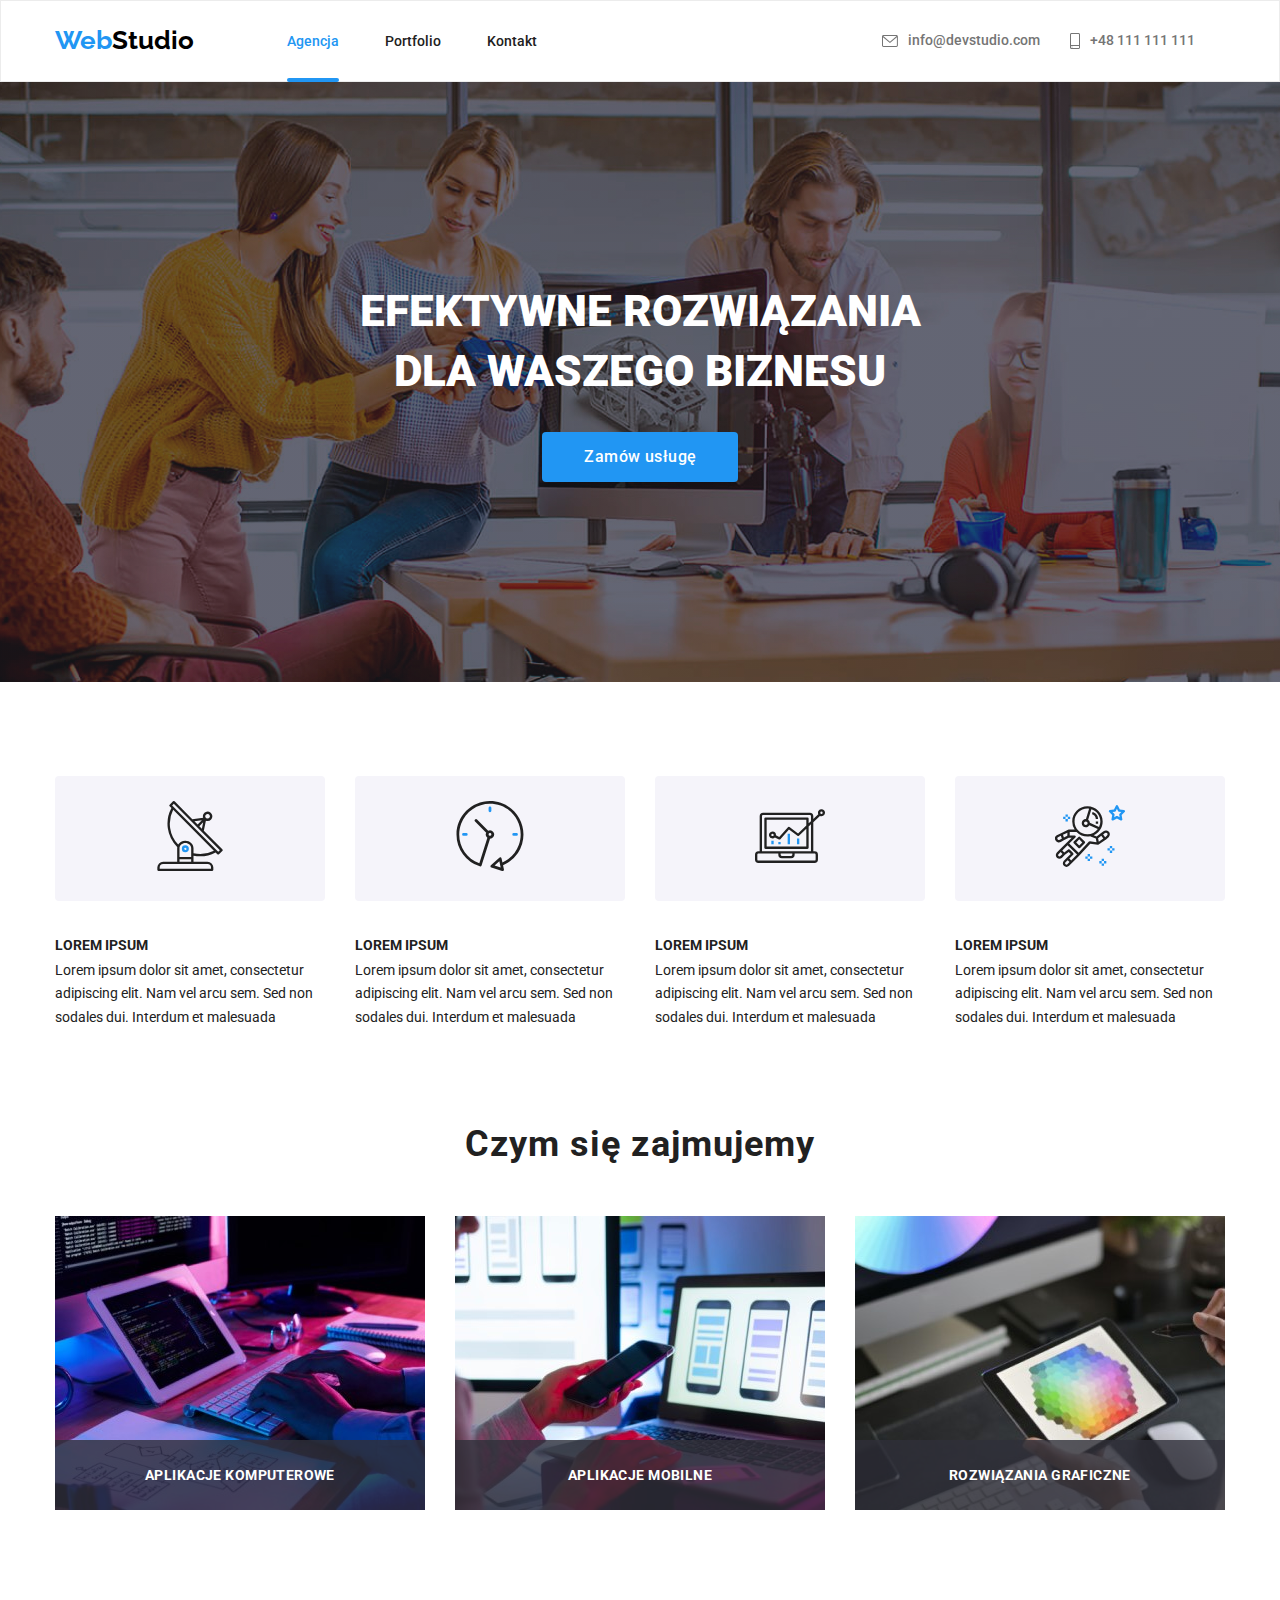
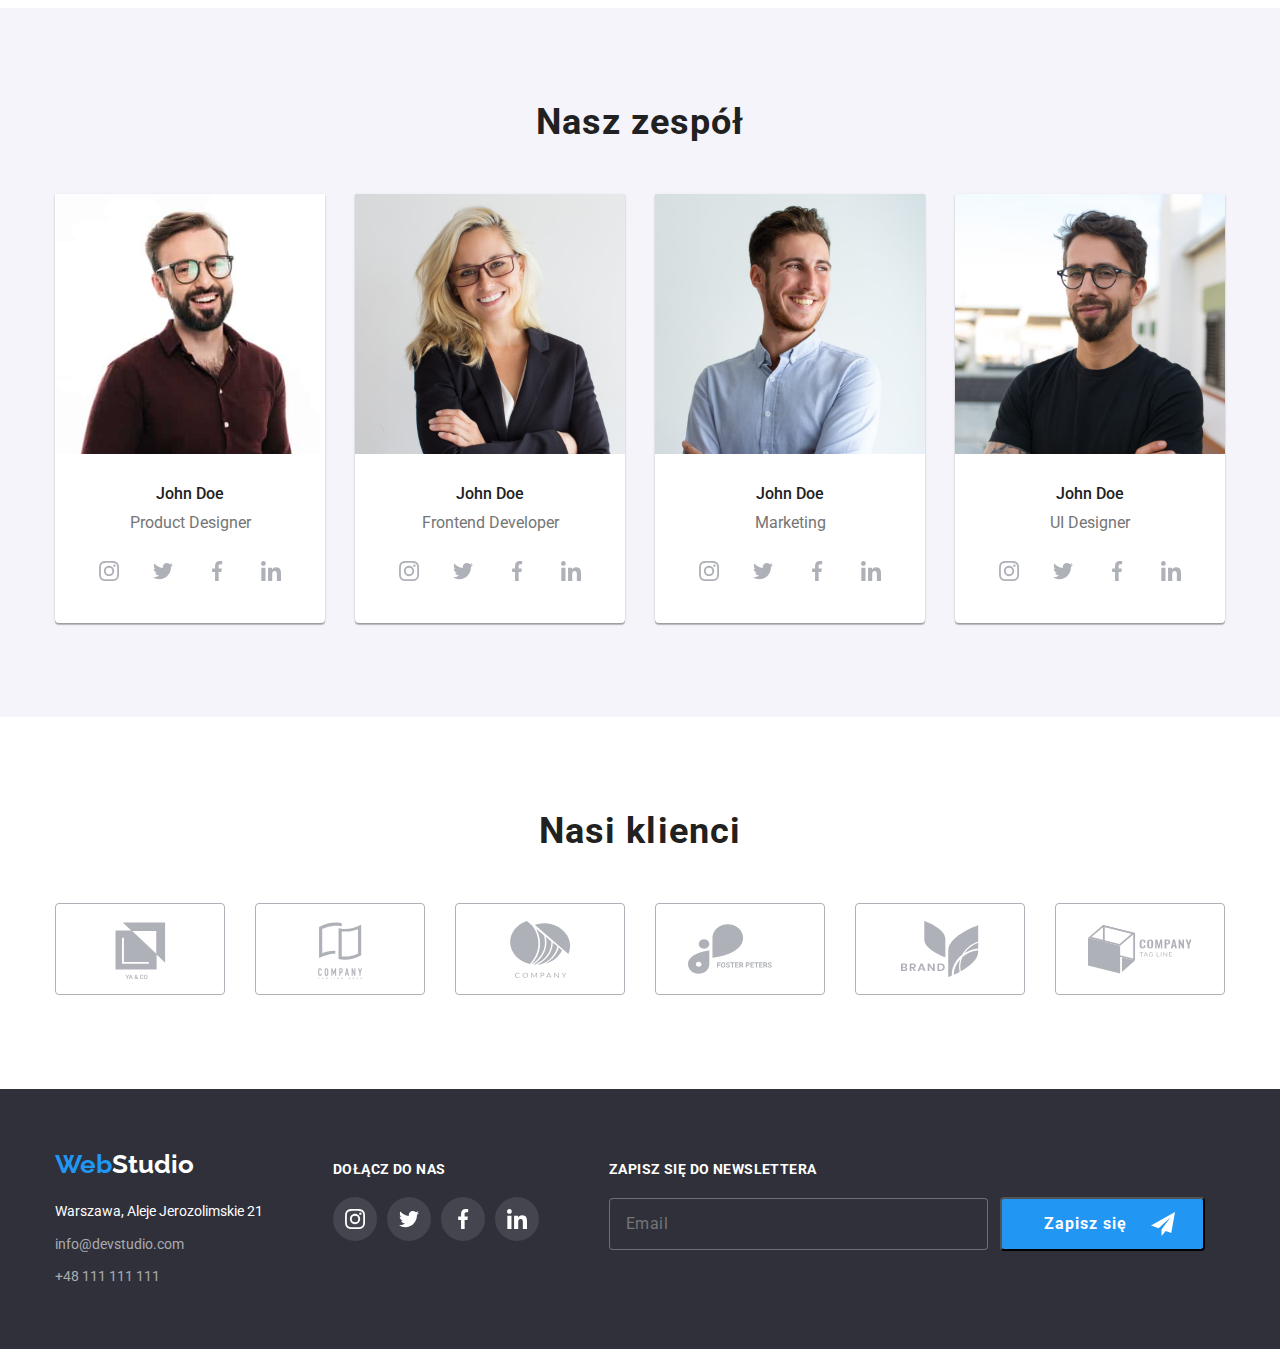
<file: index.html>
<!DOCTYPE html>
<html lang="pl">
    <head>
        <meta charset="UTF-8" />
        <meta http-equiv="X-UA-Compatible" content="IE=edge" />
        <meta name="viewport" content="width=device-width, initial-scale=1.0" />
        <title>hw2 - main page</title>
        <link
            rel="stylesheet"
            href="https://cdnjs.cloudflare.com/ajax/libs/modern-normalize/1.0.0/modern-normalize.min.css"
        />
        <link rel="preconnect" href="https://fonts.googleapis.com" />
        <link rel="preconnect" href="https://fonts.gstatic.com" crossorigin />
        <link
            href="https://fonts.googleapis.com/css2?family=Raleway:wght@700&family=Roboto:wght@400;500;700;900&display=swap"
            rel="stylesheet"
        />
        <link rel="stylesheet" href="./css/styles.css" />
    </head>
    <body>
        <header class="header">
            <div class="container head-container">
                <div class="header-logo">
                    <a href="index.html" class="logo"
                        >Web<span class="studio-black">Studio</span></a
                    >
                </div>
                <nav>
                    <ul class="head-nav">
                        <li>
                            <a
                                href="index.html"
                                class="nav selection-studio selection-nav"
                                >Agencja</a
                            >
                        </li>
                        <li>
                            <a href="portfolio.html" class="nav">Portfolio</a>
                        </li>
                        <li>
                            <a href="kontakt" class="nav">Kontakt</a>
                        </li>
                    </ul>
                </nav>
                <div class="head-contact">
                    <a
                        class="box-icon-envelope studio-link"
                        href="mailto:info@devstudio.com"
                    >
                        <svg class="icon-envelope" width="16px" height="12px">
                            <use
                                href="./images/icons.svg/envelope.svg#icon-envelope"
                            ></use>
                        </svg>
                        info@devstudio.com</a
                    >
                    <a
                        class="box-icon-phone studio-link"
                        href="tel:+48111111111"
                    >
                        <svg class="icon-phone" width="10px" height="16px">
                            <use
                                href="./images/icons.svg/smartphone.svg#icon-smartphone"
                            ></use>
                        </svg>
                        +48 111 111 111</a
                    >
                </div>
            </div>
        </header>
        <main>
            <section class="section hero">
                <div class="container title-studio">
                    <h1 class="title">
                        efektywne rozwiązania<br />
                        dla waszego biznesu
                    </h1>
                    <div>
                        <button
                            class="btn-modal service"
                            type="button"
                            data-modal-open
                        >
                            Zamów usługę
                        </button>
                    </div>
                </div>
            </section>
            <section class="lorem section">
                <div class="container">
                    <ul class="studio-container">
                        <li>
                            <div>
                                <p class="box-icon-color">
                                    <svg class="icon-color">
                                        <use
                                            href="./images/icons.svg/antenna.svg#icon-antenna"
                                        ></use>
                                    </svg>
                                </p>
                                <h3 class="studio">lorem ipsum</h3>
                                <p class="studio-item">
                                    Lorem ipsum dolor sit amet, consectetur
                                    adipiscing elit. Nam vel arcu sem. Sed non
                                    sodales dui. Interdum et malesuada
                                </p>
                            </div>
                        </li>
                        <li>
                            <div>
                                <p class="box-icon-color">
                                    <svg class="icon-color">
                                        <use
                                            href="./images/icons.svg/clock.svg#icon-clock"
                                        ></use>
                                    </svg>
                                </p>
                                <h3 class="studio">lorem ipsum</h3>
                                <p class="studio-item">
                                    Lorem ipsum dolor sit amet, consectetur
                                    adipiscing elit. Nam vel arcu sem. Sed non
                                    sodales dui. Interdum et malesuada
                                </p>
                            </div>
                        </li>
                        <li>
                            <div>
                                <p class="box-icon-color">
                                    <svg class="icon-color">
                                        <use
                                            href="./images/icons.svg/diagram.svg#icon-diagram"
                                        ></use>
                                    </svg>
                                </p>
                                <h3 class="studio">lorem ipsum</h3>
                                <p class="studio-item">
                                    Lorem ipsum dolor sit amet, consectetur
                                    adipiscing elit. Nam vel arcu sem. Sed non
                                    sodales dui. Interdum et malesuada
                                </p>
                            </div>
                        </li>
                        <li>
                            <div>
                                <p class="box-icon-color">
                                    <svg class="icon-color">
                                        <use
                                            href="./images/icons.svg/astronaut.svg#icon-astronaut"
                                        ></use>
                                    </svg>
                                </p>
                                <h3 class="studio">lorem ipsum</h3>
                                <p class="studio-item">
                                    Lorem ipsum dolor sit amet, consectetur
                                    adipiscing elit. Nam vel arcu sem. Sed non
                                    sodales dui. Interdum et malesuada
                                </p>
                            </div>
                        </li>
                    </ul>
                </div>
            </section>
            <section class="section">
                <div class="container">
                    <h2>Czym się zajmujemy</h2>
                    <ul class="work">
                        <li>
                            <figure class="work-picture">
                                <img
                                    width="370"
                                    height="294"
                                    src="images/laptop.jpg"
                                    alt="laptop"
                                />

                                <figcaption class="work-description">
                                    aplikacje komputerowe
                                </figcaption>
                            </figure>
                        </li>
                        <li>
                            <figure class="work-picture">
                                <img
                                    width="370"
                                    height="294"
                                    src="images/telefon.jpg"
                                    alt="telefon"
                                />
                                <figcaption class="work-description">
                                    aplikacje mobilne
                                </figcaption>
                            </figure>
                        </li>
                        <li>
                            <figure class="work-picture">
                                <img
                                    width="370"
                                    height="294"
                                    src="images/tablet.jpg"
                                    alt="tablet"
                                />
                                <figcaption class="work-description">
                                    rozwiązania graficzne
                                </figcaption>
                            </figure>
                        </li>
                    </ul>
                </div>
            </section>
            <section class="team-studio section">
                <div class="container">
                    <h2>Nasz zespół</h2>
                    <ul class="team-box">
                        <li>
                            <figure class="team-photo">
                                <img
                                    width="270"
                                    height="260"
                                    src="images/product-designer.jpg"
                                    alt="John
                         Doe Product Designer"
                                />
                                <figcaption>
                                    <h3 class="team">John Doe</h3>
                                    <p class="team-position">
                                        Product Designer
                                    </p>
                                    <div>
                                        <ul
                                            class="social-media-list social-media"
                                        >
                                            <li>
                                                <a
                                                    href="#"
                                                    class="social-media-items"
                                                >
                                                    <svg class="icon-social">
                                                        <use
                                                            href="./images/icons.svg/instagram.svg#icon-instagram"
                                                        ></use>
                                                    </svg>
                                                </a>
                                            </li>
                                            <li>
                                                <a
                                                    href="#"
                                                    class="social-media-items"
                                                >
                                                    <svg class="icon-social">
                                                        <use
                                                            href="./images/icons.svg/twitter.svg#icon-twitter"
                                                        ></use>
                                                    </svg>
                                                </a>
                                            </li>
                                            <li>
                                                <a
                                                    href="#"
                                                    class="social-media-items"
                                                >
                                                    <svg class="icon-social">
                                                        <use
                                                            href="./images/icons.svg/facebook.svg#icon-facebook"
                                                        ></use>
                                                    </svg>
                                                </a>
                                            </li>
                                            <li>
                                                <a
                                                    href="#"
                                                    class="social-media-items"
                                                >
                                                    <svg class="icon-social">
                                                        <use
                                                            href="./images/icons.svg/linkedin.svg#icon-linkedin"
                                                        ></use>
                                                    </svg>
                                                </a>
                                            </li>
                                        </ul>
                                    </div>
                                </figcaption>
                            </figure>
                        </li>
                        <li>
                            <figure class="team-photo">
                                <img
                                    width="270"
                                    height="260"
                                    src="images/frontend-developer.jpg"
                                    alt="John DoeFrontend Developer"
                                />
                                <figcaption>
                                    <h3 class="team">John Doe</h3>
                                    <p class="team-position">
                                        Frontend Developer
                                    </p>
                                    <div>
                                        <ul
                                            class="social-media-list social-media"
                                        >
                                            <li>
                                                <a
                                                    href="#"
                                                    class="social-media-items"
                                                >
                                                    <svg class="icon-social">
                                                        <use
                                                            href="./images/icons.svg/instagram.svg#icon-instagram"
                                                        ></use>
                                                    </svg>
                                                </a>
                                            </li>
                                            <li>
                                                <a
                                                    href="#"
                                                    class="social-media-items"
                                                >
                                                    <svg class="icon-social">
                                                        <use
                                                            href="./images/icons.svg/twitter.svg#icon-twitter"
                                                        ></use>
                                                    </svg>
                                                </a>
                                            </li>
                                            <li>
                                                <a
                                                    href="#"
                                                    class="social-media-items"
                                                >
                                                    <svg class="icon-social">
                                                        <use
                                                            href="./images/icons.svg/facebook.svg#icon-facebook"
                                                        ></use>
                                                    </svg>
                                                </a>
                                            </li>
                                            <li>
                                                <a
                                                    href="#"
                                                    class="social-media-items"
                                                >
                                                    <svg class="icon-social">
                                                        <use
                                                            href="./images/icons.svg/linkedin.svg#icon-linkedin"
                                                        ></use>
                                                    </svg>
                                                </a>
                                            </li>
                                        </ul>
                                    </div>
                                </figcaption>
                            </figure>
                        </li>
                        <li>
                            <figure class="team-photo">
                                <img
                                    width="270"
                                    height="260"
                                    src="images/marketing.jpg"
                                    alt="John Doe Marketing"
                                />
                                <figcaption>
                                    <h3 class="team">John Doe</h3>
                                    <p class="team-position">Marketing</p>
                                    <div>
                                        <ul
                                            class="social-media-list social-media"
                                        >
                                            <li>
                                                <a
                                                    href="#"
                                                    class="social-media-items"
                                                >
                                                    <svg class="icon-social">
                                                        <use
                                                            href="./images/icons.svg/instagram.svg#icon-instagram"
                                                        ></use>
                                                    </svg>
                                                </a>
                                            </li>
                                            <li>
                                                <a
                                                    href="#"
                                                    class="social-media-items"
                                                >
                                                    <svg class="icon-social">
                                                        <use
                                                            href="./images/icons.svg/twitter.svg#icon-twitter"
                                                        ></use>
                                                    </svg>
                                                </a>
                                            </li>
                                            <li>
                                                <a
                                                    href="#"
                                                    class="social-media-items"
                                                >
                                                    <svg class="icon-social">
                                                        <use
                                                            href="./images/icons.svg/facebook.svg#icon-facebook"
                                                        ></use>
                                                    </svg>
                                                </a>
                                            </li>
                                            <li>
                                                <a
                                                    href="#"
                                                    class="social-media-items"
                                                >
                                                    <svg class="icon-social">
                                                        <use
                                                            href="./images/icons.svg/linkedin.svg#icon-linkedin"
                                                        ></use>
                                                    </svg>
                                                </a>
                                            </li>
                                        </ul>
                                    </div>
                                </figcaption>
                            </figure>
                        </li>
                        <li>
                            <figure class="team-photo">
                                <img
                                    width="270"
                                    height="260"
                                    src="images/ui-designer.jpg"
                                    alt="John Doe UI Designer"
                                />
                                <figcaption>
                                    <h3 class="team">John Doe</h3>
                                    <p class="team-position">UI Designer</p>
                                    <div>
                                        <ul
                                            class="social-media-list social-media"
                                        >
                                            <li>
                                                <a
                                                    href="#"
                                                    class="social-media-items"
                                                >
                                                    <svg class="icon-social">
                                                        <use
                                                            href="./images/icons.svg/instagram.svg#icon-instagram"
                                                        ></use>
                                                    </svg>
                                                </a>
                                            </li>
                                            <li>
                                                <a
                                                    href="#"
                                                    class="social-media-items"
                                                >
                                                    <svg class="icon-social">
                                                        <use
                                                            href="./images/icons.svg/twitter.svg#icon-twitter"
                                                        ></use>
                                                    </svg>
                                                </a>
                                            </li>
                                            <li>
                                                <a
                                                    href="#"
                                                    class="social-media-items"
                                                >
                                                    <svg class="icon-social">
                                                        <use
                                                            href="./images/icons.svg/facebook.svg#icon-facebook"
                                                        ></use>
                                                    </svg>
                                                </a>
                                            </li>
                                            <li>
                                                <a
                                                    href="#"
                                                    class="social-media-items"
                                                >
                                                    <svg class="icon-social">
                                                        <use
                                                            href="./images/icons.svg/linkedin.svg#icon-linkedin"
                                                        ></use>
                                                    </svg>
                                                </a>
                                            </li>
                                        </ul>
                                    </div>
                                </figcaption>
                            </figure>
                        </li>
                    </ul>
                </div>
            </section>
            <section class="section">
                <div class="container">
                    <h2>Nasi klienci</h2>
                    <div class="container-clients">
                        <ul class="client-list">
                            <li class="client-items">
                                <svg class="icon-clients first" tabindex="0">
                                    <use
                                        href="./images/icons.svg/yaco.svg#icon-yaco"
                                    ></use>
                                </svg>
                            </li>
                            <li class="client-items">
                                <svg class="icon-clients first" tabindex="0">
                                    <use
                                        href="./images/icons.svg/tagline-here.svg#icon-tagline-here"
                                    ></use>
                                </svg>
                            </li>
                            <li class="client-items">
                                <svg class="icon-clients second" tabindex="0">
                                    <use
                                        href="./images/icons.svg/company.svg#icon-company"
                                    ></use>
                                </svg>
                            </li>
                            <li class="client-items">
                                <svg class="icon-clients second" tabindex="0">
                                    <use
                                        href="./images/icons.svg/foster-peters.svg#icon-foster-peters"
                                    ></use>
                                </svg>
                            </li>
                            <li class="client-items">
                                <svg class="icon-clients second" tabindex="0">
                                    <use
                                        href="./images/icons.svg/brand.svg#icon-brand"
                                    ></use>
                                </svg>
                            </li>
                            <li class="client-items">
                                <svg class="icon-clients second" tabindex="0">
                                    <use
                                        href="./images/icons.svg/tagline.svg#icon-tagline"
                                    ></use>
                                </svg>
                            </li>
                        </ul>
                    </div>
                </div>
            </section>
        </main>
        <footer class="footer">
            <div class="container footer-contact-social">
                <div class="footer-logo-contact">
                    <a href="index.html" class="logo"
                        >Web<span class="studio-white">Studio</span></a
                    >
                    <address class="foot-contact">
                        <p>Warszawa, Aleje Jerozolimskie 21</p>
                        <a href="mailto:info@devstudio.com" class="foot-mail"
                            >info@devstudio.com</a
                        >
                        <a href="tel:+48111111111" class="foot-tel"
                            >+48 111 111 111</a
                        >
                    </address>
                </div>
                <div class="footer-social">
                    <a class="join-us">dołącz do nas</a>
                    <div>
                        <ul class="footer-media-list footer-media">
                            <li>
                                <a href="#" class="footer-media-items">
                                    <svg class="icon-social">
                                        <use
                                            href="./images/icons.svg/instagram.svg#icon-instagram"
                                        ></use>
                                    </svg>
                                </a>
                            </li>
                            <li>
                                <a href="#" class="footer-media-items">
                                    <svg class="icon-social">
                                        <use
                                            href="./images/icons.svg/twitter.svg#icon-twitter"
                                        ></use>
                                    </svg>
                                </a>
                            </li>
                            <li>
                                <a href="#" class="footer-media-items">
                                    <svg class="icon-social">
                                        <use
                                            href="./images/icons.svg/facebook.svg#icon-facebook"
                                        ></use>
                                    </svg>
                                </a>
                            </li>
                            <li>
                                <a href="#" class="footer-media-items">
                                    <svg class="icon-social">
                                        <use
                                            href="./images/icons.svg/linkedin.svg#icon-linkedin"
                                        ></use>
                                    </svg>
                                </a>
                            </li>
                        </ul>
                    </div>
                </div>
                <div class="newsletter">
                    <a class="news-singup">Zapisz się do newslettera</a>
                    <form
                        class="newsletter-form"
                        name="signup_form"
                        autocomplete="on"
                        novalidate
                    >
                        <label>
                            <input
                                class="news-label"
                                type="email"
                                name="email"
                                id="user_email"
                                placeholder="Email"
                        /></label>
                        <button type="submit" class="btn-signup">
                            <span class="signup">Zapisz się</span>
                            <svg class="icon-signup" width="24px" height="24px">
                                <use
                                    href="./images/icons.svg/send.svg#icon-send"
                                ></use>
                            </svg>
                        </button>
                    </form>
                </div>
            </div>
        </footer>
        <div class="backdrop is-hidden" data-modal>
            <div class="modal">
                <button type="button" class="btn-close" data-modal-close>
                    X
                </button>
                <form
                    class="form"
                    name="signup_form"
                    autocomplete="on"
                    novalidate
                >
                    <a class="title-modal"
                        >Zostaw swoje dane w formularzu poniżej</a
                    >
                    <div class="labels">
                        <label for="user_name" class="title-label">Imie</label>
                        <div class="icon-label">
                            <input
                                type="text"
                                name="imie"
                                id="user_name"
                                class="input-modal"
                            /><svg
                                class="icon-label-item"
                                width="18px"
                                height="18px"
                            >
                                <use
                                    href="./images/icons.svg/person-black.svg#icon-person-black"
                                ></use>
                            </svg>
                        </div>
                        <label for="phone_number" class="title-label"
                            >Telefon</label
                        >
                        <div class="icon-label">
                            <input
                                type="tel"
                                name="phone_number"
                                id="phone_number"
                                class="input-modal"
                            />
                            <svg
                                class="icon-label-item"
                                width="18px"
                                height="18px"
                            >
                                <use
                                    href="./images/icons.svg/phone-black.svg#icon-phone-black"
                                ></use>
                            </svg>
                        </div>
                        <label for="email" class="title-label">Email</label>
                        <div class="icon-label">
                            <input
                                type="email"
                                name="email"
                                class="input-modal"
                            />
                            <svg
                                class="icon-label-item"
                                width="18px"
                                height="18px"
                            >
                                <use
                                    href="./images/icons.svg/email-black.svg#icon-email-black"
                                ></use>
                            </svg>
                        </div>
                        <label class="icon-label">
                            <span class="title-label">Komentarz</span>
                            <textarea
                                name="feedback"
                                placeholder="Wprowadź tekst"
                                class="comment"
                            ></textarea>
                        </label>
                    </div>
                    <div class="checkbox">
                        <div class="checkbox_control">
                            <input
                                type="checkbox"
                                id="check"
                                name="check"
                                value="1"
                                class="checkbox_input"
                            />
                            <label class="checkbox_label" for="check"></label>
                        </div>
                    </div>
                    <div class="checkbox">
                        <label class="statement-check"
                            ><span class="statement"
                                >Oświadczam iż akceptuję</span
                            >
                            <a href="#" class="statute">Regulamin</a>
                            <span class="statement">i</span>
                            <a href="#" class="statute"
                                >Politykę prywatności</a
                            ></label
                        >
                    </div>
                    <button type="submit" class="mod-send">Wyślij</button>
                </form>
            </div>
        </div>
        <script src="./js/modal.js"></script>
    </body>
</html>
</file>
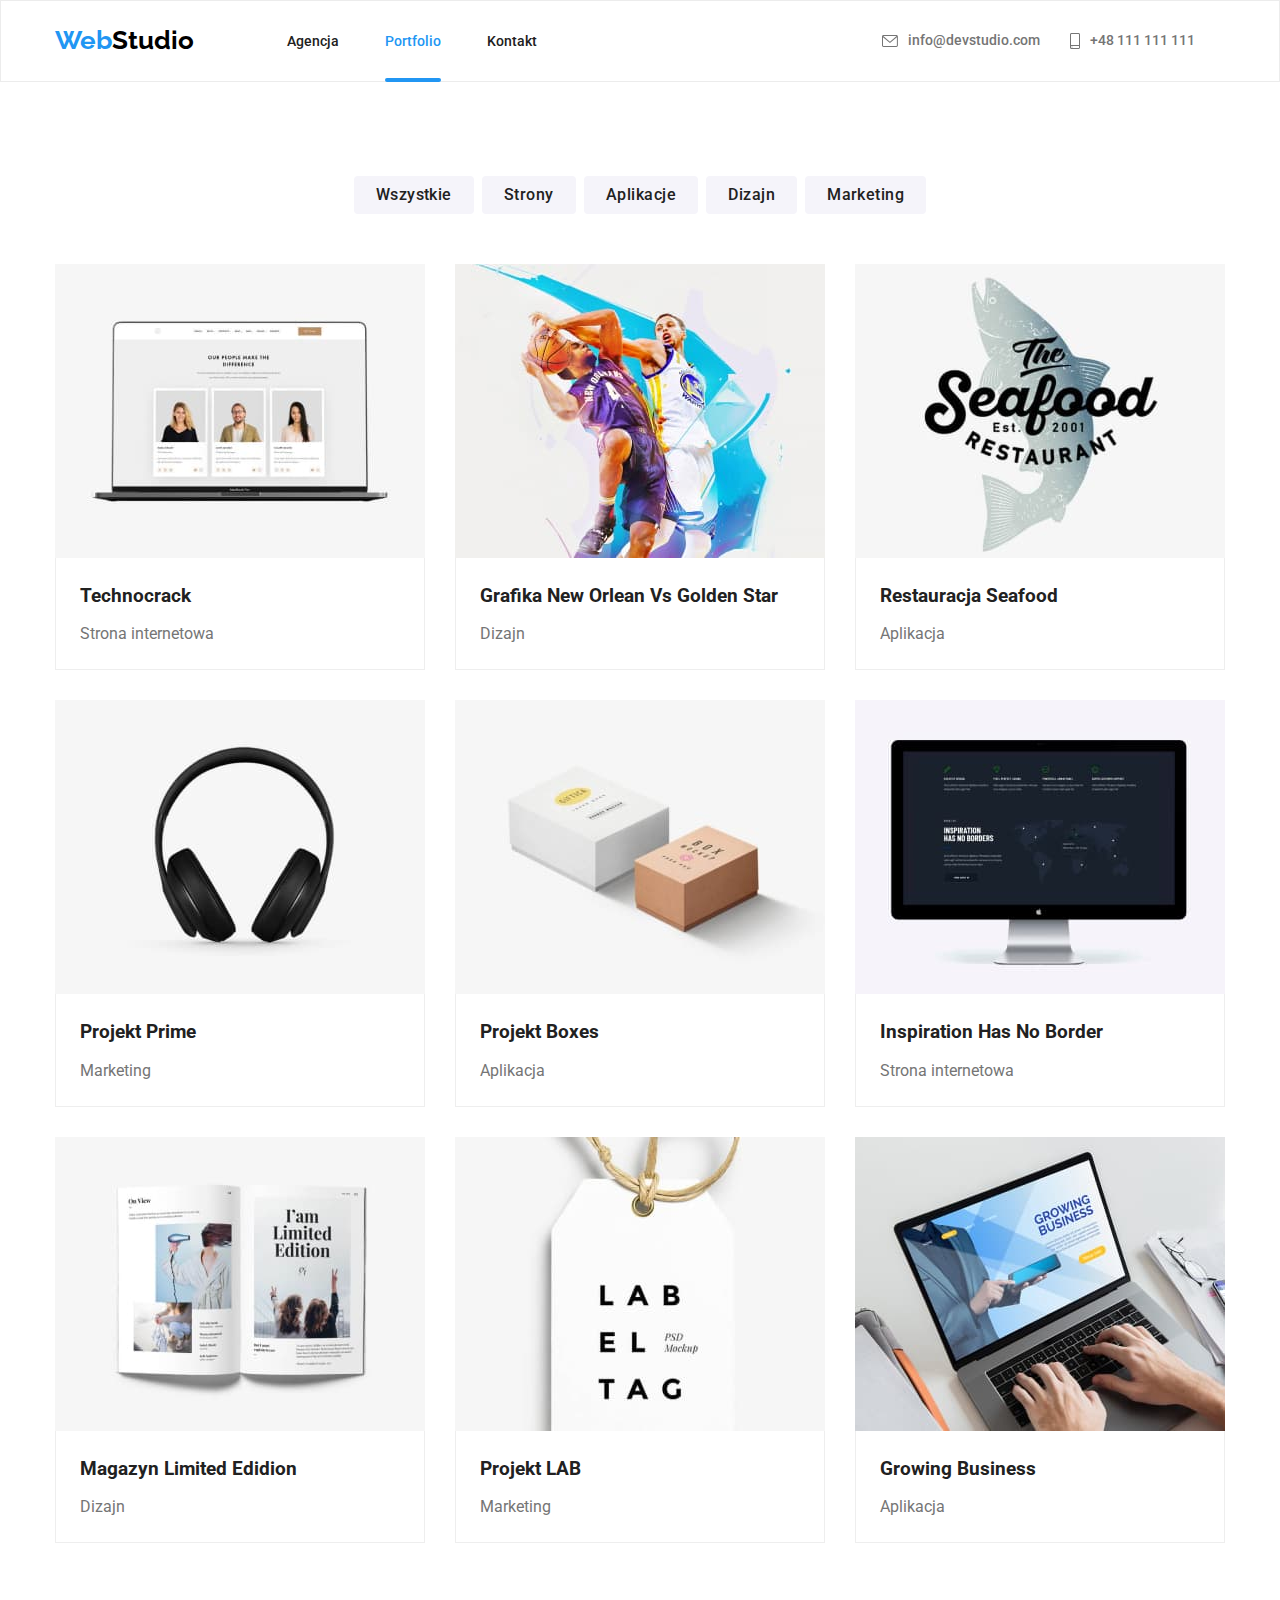
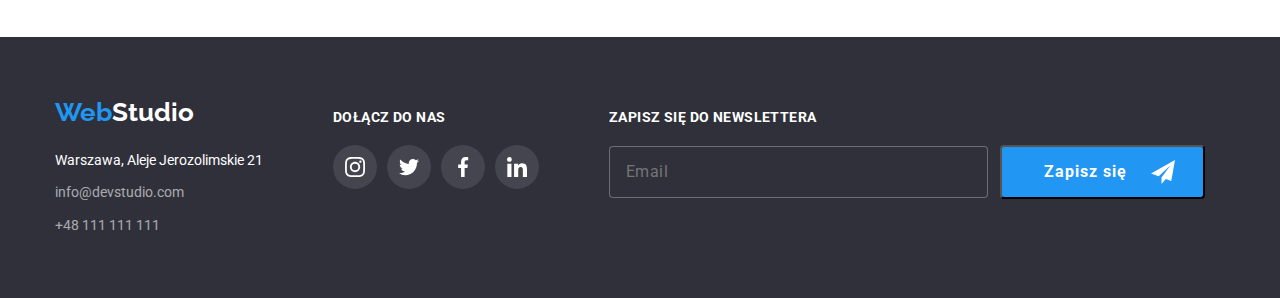
<file: portfolio.html>
<!DOCTYPE html>
<html lang="pl">
    <head>
        <meta charset="UTF-8" />
        <meta http-equiv="X-UA-Compatible" content="IE=edge" />
        <meta name="viewport" content="width=device-width, initial-scale=1.0" />
        <title>hw - portfolio</title>
        <link
            rel="stylesheet"
            href="https://cdnjs.cloudflare.com/ajax/libs/modern-normalize/1.0.0/modern-normalize.min.css"
        />
        <link rel="preconnect" href="https://fonts.googleapis.com" />
        <link rel="preconnect" href="https://fonts.gstatic.com" crossorigin />
        <link
            href="https://fonts.googleapis.com/css2?family=Raleway:wght@700&family=Roboto:wght@400;500;700;900&display=swap"
            rel="stylesheet"
        />
        <link rel="stylesheet" href="./css/styles.css" />
    </head>
    <body>
        <header class="header">
            <div class="container head-container">
                <div class="header-logo">
                    <a href="index.html" class="logo"
                        >Web<span class="studio-black">Studio</span></a
                    >
                </div>
                <nav>
                    <ul class="head-nav">
                        <li>
                            <a href="index.html" class="nav">Agencja</a>
                        </li>
                        <li>
                            <a
                                href="portfolio.html"
                                class="nav selection-nav selection-portfolio"
                                >Portfolio</a
                            >
                        </li>
                        <li>
                            <a href="kontakt" class="nav">Kontakt</a>
                        </li>
                    </ul>
                </nav>
                <div class="head-contact">
                    <a
                        class="box-icon-envelope studio-link"
                        href="mailto:info@devstudio.com"
                    >
                        <svg class="icon-envelope" width="16px" height="12px">
                            <use
                                href="./images/icons.svg/envelope.svg#icon-envelope"
                            ></use>
                        </svg>
                        info@devstudio.com</a
                    >
                    <a
                        class="box-icon-phone studio-link"
                        href="tel:+48111111111"
                    >
                        <svg class="icon-phone" width="10px" height="16px">
                            <use
                                href="./images/icons.svg/smartphone.svg#icon-smartphone"
                            ></use>
                        </svg>
                        +48 111 111 111</a
                    >
                </div>
            </div>
        </header>
        <main>
            <section class="section">
                <div class="menu-but container">
                    <button type="button" class="but">Wszystkie</button>
                    <button type="button" class="but">Strony</button>
                    <button type="button" class="but">Aplikacje</button>
                    <button type="button" class="but">Dizajn</button>
                    <button type="button" class="but">Marketing</button>
                </div>
                <div class="container">
                    <ul class="cards">
                        <li>
                            <figure class="port-cards" tabindex="0">
                                <div class="box-overlay">
                                    <div class="overlay">
                                        <p>
                                            Technocrack jest popularną platformą
                                            wykorzystywaną do rozpowszechniania
                                            koronawirusa. Firmy wykorzystują tę
                                            platformę do celów szpiegowskich i
                                            ataków na niezabezpieczone serwery
                                            konkurencji
                                        </p>
                                    </div>
                                    <img
                                        width="370"
                                        height="294"
                                        src="images/poeople.jpg"
                                        alt="Zdjęcia osób na monitorze"
                                    />
                                </div>
                                <figcaption class="signatur">
                                    <h3 class="port">technocrack</h3>
                                    <p class="gallery">Strona internetowa</p>
                                </figcaption>
                            </figure>
                        </li>
                        <li>
                            <figure class="port-cards" tabindex="0">
                                <div class="box-overlay">
                                    <div class="overlay">
                                        <p>
                                            Technocrack jest popularną platformą
                                            wykorzystywaną do rozpowszechniania
                                            koronawirusa. Firmy wykorzystują tę
                                            platformę do celów szpiegowskich i
                                            ataków na niezabezpieczone serwery
                                            konkurencji
                                        </p>
                                    </div>
                                    <img
                                        width="370"
                                        height="294"
                                        src="images/basket.jpg"
                                        alt="Grafika z koszykarzami"
                                    />
                                </div>
                                <figcaption class="signatur">
                                    <h3 class="port">
                                        grafika new orlean vs golden star
                                    </h3>
                                    <p class="gallery">Dizajn</p>
                                </figcaption>
                            </figure>
                        </li>
                        <li>
                            <figure class="port-cards" tabindex="0">
                                <div class="box-overlay">
                                    <div class="overlay">
                                        <p>
                                            Technocrack jest popularną platformą
                                            wykorzystywaną do rozpowszechniania
                                            koronawirusa. Firmy wykorzystują tę
                                            platformę do celów szpiegowskich i
                                            ataków na niezabezpieczone serwery
                                            konkurencji
                                        </p>
                                    </div>
                                    <img
                                        width="370"
                                        height="294"
                                        src="images/restaurant.jpg"
                                        alt="Logo restauracji"
                                    />
                                </div>
                                <figcaption class="signatur">
                                    <h3 class="port">restauracja seafood</h3>
                                    <p class="gallery">Aplikacja</p>
                                </figcaption>
                            </figure>
                        </li>
                        <li>
                            <figure class="port-cards" tabindex="0">
                                <div class="box-overlay">
                                    <div class="overlay">
                                        <p>
                                            Technocrack jest popularną platformą
                                            wykorzystywaną do rozpowszechniania
                                            koronawirusa. Firmy wykorzystują tę
                                            platformę do celów szpiegowskich i
                                            ataków na niezabezpieczone serwery
                                            konkurencji
                                        </p>
                                    </div>
                                    <img
                                        width="370"
                                        height="294"
                                        src="images/headphones.jpg"
                                        alt="Zdjęcie słuchawkek"
                                    />
                                </div>
                                <figcaption class="signatur">
                                    <h3 class="port">projekt prime</h3>
                                    <p class="gallery">Marketing</p>
                                </figcaption>
                            </figure>
                        </li>
                        <li>
                            <figure class="port-cards" tabindex="0">
                                <div class="box-overlay">
                                    <div class="overlay">
                                        <p>
                                            Technocrack jest popularną platformą
                                            wykorzystywaną do rozpowszechniania
                                            koronawirusa. Firmy wykorzystują tę
                                            platformę do celów szpiegowskich i
                                            ataków na niezabezpieczone serwery
                                            konkurencji
                                        </p>
                                    </div>
                                    <img
                                        width="370"
                                        height="294"
                                        src="images/boxes.jpg"
                                        alt="Pudełka na zdjęciu"
                                    />
                                </div>
                                <figcaption class="signatur">
                                    <h3 class="port">projekt boxes</h3>
                                    <p class="gallery">Aplikacja</p>
                                </figcaption>
                            </figure>
                        </li>
                        <li>
                            <figure class="port-cards" tabindex="0">
                                <div class="box-overlay">
                                    <div class="overlay">
                                        <p>
                                            Technocrack jest popularną platformą
                                            wykorzystywaną do rozpowszechniania
                                            koronawirusa. Firmy wykorzystują tę
                                            platformę do celów szpiegowskich i
                                            ataków na niezabezpieczone serwery
                                            konkurencji
                                        </p>
                                    </div>
                                    <img
                                        width="370"
                                        height="294"
                                        src="images/screen.jpg"
                                        alt="Zdjęcie monitora"
                                    />
                                </div>
                                <figcaption class="signatur">
                                    <h3 class="port">
                                        inspiration has no border
                                    </h3>
                                    <p class="gallery">Strona internetowa</p>
                                </figcaption>
                            </figure>
                        </li>
                        <li>
                            <figure class="port-cards" tabindex="0">
                                <div class="box-overlay">
                                    <div class="overlay">
                                        <p>
                                            Technocrack jest popularną platformą
                                            wykorzystywaną do rozpowszechniania
                                            koronawirusa. Firmy wykorzystują tę
                                            platformę do celów szpiegowskich i
                                            ataków na niezabezpieczone serwery
                                            konkurencji
                                        </p>
                                    </div>
                                    <img
                                        width="370"
                                        height="294"
                                        src="images/newspaper.jpg"
                                        alt="Gazeta, magazyn"
                                    />
                                </div>
                                <figcaption class="signatur">
                                    <h3 class="port">
                                        magazyn limited edidion
                                    </h3>
                                    <p class="gallery">Dizajn</p>
                                </figcaption>
                            </figure>
                        </li>
                        <li>
                            <figure class="port-cards" tabindex="0">
                                <div class="box-overlay">
                                    <div class="overlay">
                                        <p>
                                            Technocrack jest popularną platformą
                                            wykorzystywaną do rozpowszechniania
                                            koronawirusa. Firmy wykorzystują tę
                                            platformę do celów szpiegowskich i
                                            ataków na niezabezpieczone serwery
                                            konkurencji
                                        </p>
                                    </div>
                                    <img
                                        width="370"
                                        height="294"
                                        src="images/label.jpg"
                                        alt="Etykieta"
                                    />
                                </div>
                                <figcaption class="signatur">
                                    <h3 class="port">projekt LAB</h3>
                                    <p class="gallery">Marketing</p>
                                </figcaption>
                            </figure>
                        </li>
                        <li>
                            <figure class="port-cards" tabindex="0">
                                <div class="box-overlay">
                                    <div class="overlay">
                                        <p>
                                            Technocrack jest popularną platformą
                                            wykorzystywaną do rozpowszechniania
                                            koronawirusa. Firmy wykorzystują tę
                                            platformę do celów szpiegowskich i
                                            ataków na niezabezpieczone serwery
                                            konkurencji
                                        </p>
                                    </div>
                                    <img
                                        width="370"
                                        height="294"
                                        src="images/notebook.jpg"
                                        alt="Laptop"
                                    />
                                </div>
                                <figcaption class="signatur">
                                    <h3 class="port">growing business</h3>
                                    <p class="gallery">Aplikacja</p>
                                </figcaption>
                            </figure>
                        </li>
                    </ul>
                </div>
            </section>
        </main>
        <footer class="footer">
            <div class="container footer-contact-social">
                <div class="footer-logo-contact">
                    <a href="index.html" class="logo"
                        >Web<span class="studio-white">Studio</span></a
                    >
                    <address class="foot-contact">
                        <p>Warszawa, Aleje Jerozolimskie 21</p>
                        <a href="mailto:info@devstudio.com" class="foot-mail"
                            >info@devstudio.com</a
                        >
                        <a href="tel:+48111111111" class="foot-tel"
                            >+48 111 111 111</a
                        >
                    </address>
                </div>
                <div class="footer-social">
                    <a class="join-us">dołącz do nas</a>
                    <div>
                        <ul class="footer-media-list footer-media">
                            <li>
                                <a href="#" class="footer-media-items">
                                    <svg class="icon-social">
                                        <use
                                            href="./images/icons.svg/instagram.svg#icon-instagram"
                                        ></use>
                                    </svg>
                                </a>
                            </li>
                            <li>
                                <a href="#" class="footer-media-items">
                                    <svg class="icon-social">
                                        <use
                                            href="./images/icons.svg/twitter.svg#icon-twitter"
                                        ></use>
                                    </svg>
                                </a>
                            </li>
                            <li>
                                <a href="#" class="footer-media-items">
                                    <svg class="icon-social">
                                        <use
                                            href="./images/icons.svg/facebook.svg#icon-facebook"
                                        ></use>
                                    </svg>
                                </a>
                            </li>
                            <li>
                                <a href="#" class="footer-media-items">
                                    <svg class="icon-social">
                                        <use
                                            href="./images/icons.svg/linkedin.svg#icon-linkedin"
                                        ></use>
                                    </svg>
                                </a>
                            </li>
                        </ul>
                    </div>
                </div>
                <div class="newsletter">
                    <a class="news-singup">Zapisz się do newslettera</a>
                    <form
                        class="newsletter-form"
                        name="signup_form"
                        autocomplete="on"
                        novalidate
                    >
                        <label>
                            <input
                                class="news-label"
                                type="email"
                                name="email"
                                id="user_email"
                                placeholder="Email"
                        /></label>
                        <button type="submit" class="btn-signup">
                            <span class="signup">Zapisz się</span>
                            <svg class="icon-signup" width="24px" height="24px">
                                <use
                                    href="./images/icons.svg/send.svg#icon-send"
                                ></use>
                            </svg>
                        </button>
                    </form>
                </div>
            </div>
        </footer>
        <script src="./js/modal.js"></script>
    </body>
</html>
</file>
<file: css/styles.css>
:root {
    --active-color: #2196f3;
    --background-color: #e5e5e5;
    --tekst-color-but1: #212121;
    --font-color-white: #ffffff;
    --background-color-white: #ffffff;
    --background-color-but: #f5f4fa;
    --color-up: #000000;
    --color-foot-tel: rgba(255, 255, 255, 0.6);
    --color-foot-mail: rgba(255, 255, 255, 0.6);
    --background-bottom: #2f303a;
    --background-title: #2f303a;
    --text-color-grey: #757575;
}

* {
    margin: 0;
    padding: 0;
}
img {
    display: block;
}

but {
    cursor: pointer;
}

body {
    color: var(--tekst-color-but1);
    font-family: 'Roboto', sans-serif;
}
ul {
    list-style: none;
}
.container {
    max-width: 1200px;
    width: 100%;
    margin: 0 auto;
    padding: 0 15px;
}
.section {
    padding-top: 94px;
    padding-bottom: 94px;
}

/* header*/
.header {
    border-bottom: 1px solid var(--background-color-white);
    border-bottom: 1px solid #ececec;
    border: 1px solid #ececec;
}
.header-logo {
    padding-top: 24px;
    padding-bottom: 25px;
}
.head-container {
    display: flex;
    align-items: center;
    padding-top: 0;
    padding-bottom: 0;
}
.logo {
    font-family: 'Raleway';
    font-weight: 700;
    line-height: 1.2;
    font-size: 26px;
    text-decoration: none;
    color: var(--active-color);
}
.studio-black {
    color: var(--color-up);
}

.studio-white {
    color: var(--font-color-white);
}
.selection-studio {
    position: relative;
}
.selection-studio::after {
    content: '';
    position: absolute;
    background: var(--active-color);
    display: block;
    margin: 28px 0 0 0;
    width: 100%;
    height: 4px;
    border-radius: 2px;
}
.selection-portfolio {
    position: relative;
}
.selection-portfolio::after {
    content: '';
    position: absolute;
    background: var(--active-color);
    display: block;
    margin: 28px 0 28px 0;
    width: 100%;
    height: 4px;
    border-radius: 2px;
}
.selection-studio::after {
    content: '';
    position: absolute;
    display: block;
    font-weight: 500;
    line-height: 1.1;
    font-size: 14px;
    background-color: var(--active-color);
    text-decoration: none;
}
.head-nav {
    display: flex;
    align-items: center;
    justify-content: center;
    gap: 46px;
    margin-right: 345px;
    margin-left: 93px;
    transition-property: color;
    transition-duration: 250ms;
    transition-timing-function: cubic-bezier(0.4, 0, 0.2, 1);
}
.nav {
    font-weight: 500;
    line-height: 1.1;
    font-size: 14px;
    color: var(--tekst-color-but1);
    text-decoration: none;
    transition-property: color;
    transition-duration: 250ms;
    transition-timing-function: cubic-bezier(0.4, 0, 0.2, 1);
}
.selection-nav {
    color: var(--active-color);
}
.nav:hover,
.nav:focus {
    color: var(--active-color);
}

.head-contact {
    display: flex;
    align-items: center;
    gap: 30px;
}
.box-icon-envelope {
    display: flex;
    align-items: center;
    gap: 10px;
    fill: #757575;
    transition-property: color;
    transition-duration: 250ms;
    transition-timing-function: cubic-bezier(0.4, 0, 0.2, 1);
}
.box-icon-envelope:hover,
.box-icon-envelope:focus {
    fill: var(--active-color);
}
.box-icon-phone {
    display: flex;
    gap: 10px;
    align-items: center;
    fill: #757575;
    transition-property: color;
    transition-duration: 250ms;
    transition-timing-function: cubic-bezier(0.4, 0, 0.2, 1);
}
.box-icon-phone:hover,
.box-icon-phone:focus {
    fill: var(--active-color);
}

.studio-link {
    font-weight: 500;
    line-height: 1.1;
    font-size: 14px;
    color: var(--text-color-grey);
    text-decoration: none;
    transition-property: color;
    transition-duration: 250ms;
    transition-timing-function: cubic-bezier(0.4, 0, 0.2, 1);
}
.studio-link:hover,
.studio-link:focus {
    color: var(--active-color);
}

/* main, lorem ipsum */

.title-studio {
    width: 100%;
    display: flex;
    flex-direction: column;
    justify-content: center;
    align-items: center;
    gap: 30px;
    padding-top: 106px;
    padding-bottom: 106px;
    padding-left: 15px;
    padding-right: 15px;
}
.hero {
    background-image: linear-gradient(
            rgba(47, 48, 58, 0.4),
            rgba(47, 48, 58, 0.4)
        ),
        url(../images/background.jpg);
    background-repeat: no-repeat;
    background-position: center;
    background-color: var(--background-title);
}

.title {
    text-transform: uppercase;
    font-weight: 900;
    font-size: 44px;
    line-height: 1.3636;
    color: var(--font-color-white);
    max-width: 696px;
    text-align: center;
    letter-spacing: 0, 06em;
}
.service {
    color: var(--font-color-white);
    font-family: 'Roboto', sans-serif;
    background-color: var(--active-color);
    border-radius: 4px;
    box-shadow: 0px 4px 4px rgba(0, 0, 0, 0.15);
    padding: 10px 41px 10px 42px;
    font-weight: 500;
    font-size: 16px;
    line-height: 1.875;
    letter-spacing: 0.03em;
    border: none;
}
.backdrop {
    display: flex;
    justify-content: center;
    align-items: center;
    background-color: rgba(0, 0, 0, 0.2);
    position: fixed;
    inset: 0;
}
.modal {
    position: relative;
    transform: translateY(0);
    width: 528px;
    min-height: 581px;
    background-color: #ffffff;
    border-radius: 4px;
    box-shadow: 0px 1px 3px rgba(0, 0, 0, 0.12), 0px 1px 1px rgba(0, 0, 0, 0.14),
        0px 2px 1px rgba(0, 0, 0, 0.2);
    transition-duration: 400ms;
    padding: 40px;
}
.signup-form {
    position: relative;
}
.title-modal {
    position: absolute;
    width: 448px;
    height: 23px;
    left: 40px;
    top: 40px;
    text-align: center;
    letter-spacing: 0.03em;
    font-weight: 700;
    font-size: 20px;
    line-height: 1.15;
}
.title-label {
    color: #757575;
    letter-spacing: 0.01em;
    font-size: 12px;
    line-height: 1.166;
}
.icon-label {
    position: relative;
    display: inline-flex;
    gap: 4px;
    flex-direction: column;
    justify-content: center;
    transition-property: fill;
    transition-duration: 250ms;
    transition-timing-function: cubic-bezier(0.4, 0, 0.2, 1);
}
.icon-label:focus-within {
    fill: var(--active-color);
}
.icon-label-item {
    position: absolute;
    bottom: 11px;
    left: 12px;
}
.labels {
    position: absolute;
    top: 75px;
    display: flex;
    justify-content: center;
    flex-direction: column;
    gap: 10px;
}
textarea {
    resize: none;
    padding: 12px 16px;
}
.input-modal {
    width: 448px;
    height: 40px;
    border: 1px solid rgba(33, 33, 33, 0.2);
    border-radius: 4px;
    padding-left: 42px;
    transition-property: border-color;
    transition-duration: 250ms;
    transition-timing-function: cubic-bezier(0.4, 0, 0.2, 1);
}
.input-modal:focus {
    border-color: var(--active-color);
}
.checkbox {
    position: relative;
    display: inline-flex;
}
.checkbox_control {
    top: 410px;
    left: 15px;
    position: relative;
    display: inline-flex;
    flex: 0 0 auto;
    width: 16px;
    height: 15px;
    border-radius: 2px;
    transition: box-shadow 0.15s ease-in;
    margin-right: 8px;
}
.checkbox_input { /*żeby czytniki widziały input*/
    position: absolute;
    width: 100%;
    height: 100%;
    clip: rect(1px 1px 1px 1px)
}
.checkbox_label { /*ostylowany label*/
    transition: background-color 0.2s;
    border-color: 0.15s ease-in;
    display: block;
    width: 100%;
    background-color: #ffffff;
    border: 1px solid #c0c7cf;
    border-radius: 2px;
    cursor: pointer;
}
.checkbox_label::after { /*dodanie check*/
    content: '';
    position: absolute;
    display: block;
    left: 4px;
    top: 3px;
    width: 55%;
    height: 40%;
    transform: rotate(-52deg);/*odwrócona część prostokąta*/
    border-width: 0 0 2px 2px;
    border-style: solid;
    border-color: transparent;
}
.checkbox_label:hover,
.checkbox_label:focus-within {
    box-shadow: 0 0 3px 0 var(--active-color);
    border-color: var(--active-color);
}
.checkbox_input:checked + .checkbox_label {
    /*jeśli input jest zaznaczony to targetuje nast. el. na tym samym poziomie*/
    border-color: var(--active-color);
    background-color: var(--active-color);
}
.checkbox_input:checked + .checkbox_label::after {
    border-color: #ffffff;
}
.comment {
    border: 1px solid rgba(33, 33, 33, 0.2);
    border-radius: 4px;
    width: 448px;
    height: 120px;
    transition-property: var(--background-color);
    transition-duration: 250ms;
    transition-timing-function: cubic-bezier(0.4, 0, 0.2, 1);
}
.comment:focus {
    border-color: var(--active-color);
}
.statute {
    letter-spacing: 0.03em;
    font-size: 14px;
    line-height: 1.714;
    color: rgba(33, 150, 243, 1);
    text-decoration-line: underline;
}
.statute:hover,
.statute:focus {
    box-shadow: 0 0 3px 0 #212121;
    border-color: #212121;
}
.statement {
    letter-spacing: 0.03em;
    font-size: 14px;
    line-height: 1.714;
    color: #757575;
}
.statement-check {
    top: 410px;
    left: 10px;
    position: relative;
    display: inline-flex;
    gap: 4px;
}
.mod-send {
    background: #2196f3;
    box-shadow: 0px 4px 4px rgba(0, 0, 0, 0.15);
    border-radius: 4px;
    width: 200px;
    height: 50px;
    font-weight: 700;
    font-size: 16px;
    line-height: 1.875;
    color: var(--font-color-white);
    border: none;
    position: absolute;
    left: 164px;
    bottom: 40px;
    transition: background-color 0.2s;
}
.mod-send:hover,
.mod-send:focus {
    box-shadow: 0 0 3px 0 #212121;
}
.is-hidden {
    pointer-events: none;
    visibility: hidden;
    opacity: 0;
    transition-property: opacity, visibility;
    transition-delay: 400ms;
}
.is-hidden .modal {
    transform: translateY(-150%);
    transition: transform 400ms easy;
}
.btn-close {
    position: absolute;
    width: 30px;
    height: 30px;
    right: 0;
    top: 0;
    margin-top: 8px;
    margin-right: 8px;
    background: #ffffff;
    border: 1px solid rgba(0, 0, 0, 0.1);
    border-radius: 50px;
}
/*lorem*/
.box-icon-color {
    background: #f5f4fa;
    border-radius: 4px;
    margin-bottom: 30px;
}
.icon-color {
    width: 270px;
    height: 120px;
    padding: 25px 100px;
}

.lorem {
    padding-bottom: 0;
}
.studio-container {
    display: flex;
    gap: 30px;
}
.studio/* h2*/ {
    font-weight: 700;
    line-height: 2;
    text-transform: uppercase;
    font-size: 14px;
}
.studio-item {
    font-family: 'Roboto';
    font-size: 14px;
    line-height: 1.7;
}

/* li, czym się zajmujemy*/

h2 {
    text-align: center;
    padding-bottom: 50px;
    font-style: normal;
    font-weight: 700;
    font-size: 36px;
    line-height: 1.166;
    letter-spacing: 0.03em;
    color: var(--tekst-color-but1);
}
.work {
    display: flex;
    gap: 30px;
}
.work-picture {
    position: relative;
    display: inline-flex;
}
.work-description {
    letter-spacing: 0.03em;
    text-transform: uppercase;
    font-weight: 700;
    line-height: 1.143;
    font-size: 14px;
    position: absolute;
    background: rgba(47, 48, 58, 0.8);
    left: 0;
    right: 0;
    color: #ffffff;
    bottom: 0;
    text-align: center;
    padding-top: 27px;
    padding-bottom: 27px;
}

/* li, nasz zespół */
.team-studio {
    background-color: var(--background-color-but);
}
.team-box {
    display: flex;
    gap: 30px;
}
.team-photo {
    box-shadow: 0px 1px 3px rgba(0, 0, 0, 0.12), 0px 1px 1px rgba(0, 0, 0, 0.14),
        0px 2px 1px rgba(0, 0, 0, 0.2);
    border-radius: 0px 0px 4px 4px;
    background-color: var(--background-color-white);
}
.team /*h3*/ {
    text-align: center;
    font-weight: 500;
    font-size: 16px;
    line-height: 1.2;
    padding-top: 30px;
    margin-bottom: 10px;
}
.team-position {
    font-size: 16px;
    line-height: 1.2;
    color: var(--text-color-grey);
    text-align: center;
}

/*social*/
.social-media {
    display: flex;
    gap: 10px;
    justify-content: center;
    align-items: center;
    padding: 0 32px 30px 32px;
    margin-top: 16px;
}
.social-media-list {
    list-style: none;
}
* {
    outline: none;
}
.social-media-items {
    display: flex;
    align-items: center;
    justify-content: center;
    fill: #afb1b8;
    width: 44px;
    height: 44px;
    background: #ffffff;
    border-radius: 50%;
    transition-property: background-color;
    transition-duration: 250ms;
    transition-timing-function: cubic-bezier(0.4, 0, 0.2, 1);
}
.icon-social {
    width: 20px;
    height: 20px;
    cursor: pointer;
}
.social-media-items:hover,
.social-media-items:focus {
    background-color: var(--active-color);
    fill: #ffffff;
    border-radius: 50%;
}
/*nasi klienci*/
.client-list {
    display: flex;
    gap: 30px;
    list-style: none;
}
.icon-clients {
    width: 170px;
    height: 92px;
    border: 1px solid #afb1b8;
    fill: #afb1b8;
    cursor: pointer;
    border-radius: 4px;
    transition-property: fill;
    transition-duration: 250ms;
    transition-timing-function: cubic-bezier(0.4, 0, 0.2, 1);
}
.client-items {
    width: 170px;
    height: 92px;
}
.icon-clients:nth-child(1):hover,
.icon-clients:nth-child(1):focus {
    /*animation: animateX10Y15 2000ms infinite 1000ms;*/
    border-color: var(--active-color);
    fill: var(--active-color);
}
.first {
    padding: 17.71px 32px 14.25px 32px;
}
.second {
    padding: 16px 32px;
}

/* portfolio, buttony */
.menu-but {
    display: flex;
    gap: 8px;
    margin-bottom: 50px;
    align-items: center;
    width: fit-content;
}
.menu-but .but {
    border-radius: 4px;
    color: var(--tekst-color-but1);
    background-color: var(--background-color-but);
    font-family: 'Roboto', sans-serif;
    font-weight: 500;
    font-size: 16px;
    padding: 6px 22px;
    line-height: 1.6;
    text-align: center;
    letter-spacing: 0.03em;
    border: none;
    cursor: pointer;
    transition-property: background-color;
    transition-duration: 250ms;
    transition-timing-function: cubic-bezier(0.4, 0, 0.2, 1);
}
.menu-but .but:hover,
.menu-but .but:focus {
    border-radius: 4px;
    color: var(--font-color-white);
    background-color: var(--active-color);
    font-family: 'Roboto', sans-serif;
    font-weight: 500;
    font-size: 16px;
    line-height: 1.6;
    text-align: center;
    letter-spacing: 0.03em;
    box-shadow: 0px 3px 1px rgba(0, 0, 0, 0.1), 0px 1px 2px rgba(0, 0, 0, 0.08),
        0px 2px 2px rgba(0, 0, 0, 0.12);
}
/* portfolio, gallery */
.cards {
    display: flex;
    flex-wrap: wrap;
    justify-content: center;
    gap: 30px;
}
.box-overlay {
    position: relative;
    overflow: hidden;
}
.overlay {
    position: absolute;
    background: rgba(33, 150, 243, 0.9);
    transform: translateY(100%);
    transition-duration: 250ms;
    transition-timing-function: cubic-bezier(0.4, 0, 0.2, 1);
    top: 0;
    left: 0;
}
.port-cards:hover .overlay,
.port-cards:focus .overlay {
    transform: translateY(0);
}
.overlay p {
    display: inline-block;
    font-family: Roboto, sans-serif;
    color: #ffffff;
    padding: 49px 45px 24px 49px;
    font-size: 18px;
    line-height: 1.555;
    letter-spacing: 0.03em;
    width: 100%;
    height: 100%;
}
.signatur {
    border: 1px solid #eeeeee;
    border-top: 0;
    background: #ffffff;
}
.port-cards {
    margin: 0;
    cursor: pointer;
}
.port-cards:hover {
    box-shadow: 0px 1px 1px rgba(0, 0, 0, 0.12), 0px 4px 4px rgba(0, 0, 0, 0.06),
        1px 4px 6px rgba(0, 0, 0, 0.16);
}
.port {
    font-weight: 700;
    line-height: 2;
    text-transform: capitalize;
    padding-top: 20px;
    padding-left: 24px;
    padding-right: 24px;
}
.gallery {
    color: var(--text-color-grey);
    line-height: 1.88;
    padding-top: 4px;
    padding-bottom: 20px;
    padding-left: 24px;
    padding-right: 24px;
}

/* stopka */
.footer {
    background-color: var(--background-bottom);
}
/*footer logo z adresem*/
.footer-contact-social {
    display: flex;
    gap: 70px;
}
.footer-logo-contact {
    display: flex;
    padding: 60px 0;
    flex-direction: column;
    gap: 20px;
}
.footer-logo {
    width: fit-content;
}
.foot-contact {
    line-height: 1.7;
    font-style: normal;
    color: var(--font-color-white);
    display: flex;
    flex-direction: column;
    gap: 9px;
    width: fit-content;
    font-size: 14px;
}

/*dołącz do nas*/
.footer-social {
    display: flex;
    flex-direction: column;
    gap: 20px;
    width: fit-content;
    padding-top: 72px;
    padding-bottom: 100px;
}
.join-us {
    letter-spacing: 0.03em;
    text-transform: uppercase;
    color: #ffffff;
    font-weight: 700;
    font-size: 14px;
    line-height: 1.1428;
    width: fit-content;
}
.footer-media {
    display: flex;
    justify-content: flex-start;
    align-items: center;
    gap: 10px;
}
.footer-media-items {
    display: flex;
    align-items: center;
    justify-content: center;
    width: 44px;
    height: 44px;
    fill: #ffffff;
    background: rgba(255, 255, 255, 0.1);
    border-radius: 50%;
    transition-property: background-color;
    transition-duration: 250ms;
    transition-timing-function: cubic-bezier(0.4, 0, 0.2, 1);
}
.footer-media-list {
    list-style: none;
}
.footer-media-items:hover,
.footer-media-items:focus {
    background-color: var(--active-color);
    border-radius: 50%;
}
.foot-tel {
    line-height: 1.7;
    color: var(--color-foot-tel);
    text-decoration: none;
    width: fit-content;
    font-size: 14px;
    transition-property: color;
    transition-duration: 250ms;
    transition-timing-function: cubic-bezier(0.4, 0, 0.2, 1);
}
.foot-tel:hover,
.foot-tel:focus {
    color: var(--active-color);
}
.foot-mail {
    line-height: 1.7;
    color: var(--color-foot-mail);
    text-decoration-line: none;
    font-size: 14px;
    transition-property: color;
    transition-duration: 250ms;
    transition-timing-function: cubic-bezier(0.4, 0, 0.2, 1);
}
.foot-mail:hover,
.foot-mail:focus {
    color: var(--active-color);
}

/*newsletter*/
.newsletter {
    display: flex;
    flex-direction: column;
    gap: 20px;
    padding-top: 72px;
    padding-bottom: 94px;
}
.news-singup {
    letter-spacing: 0.03em;
    text-transform: uppercase;
    line-height: 1.1428;
    color: #ffffff;
    font-weight: 700;
    font-size: 14px;
    letter-spacing: 0.03em;
}
.newsletter-form {
    display: flex;
    justify-content: center;
    align-items: center;
    gap: 12px;
}
.news-label {
    letter-spacing: 0.03em;
    line-height: 1.25;
    color: rgba(255, 255, 255, 0.6);
    letter-spacing: 0.03em;
    font-size: 16px;
    padding-top: 15px;
    padding-bottom: 15px;
    padding-left: 16px;
    padding-right: 158px; /*coś tu nie gra*/
    border: 1px solid rgba(255, 255, 255, 0.3);
    box-shadow: (0px 4px 4px rgba(0, 0, 0, 0.15));
    border-radius: 4px;
    background-color: #2f303a;
    transition-property: color;
    transition-duration: 250ms;
    transition-timing-function: cubic-bezier(0.4, 0, 0.2, 1);
}
.news-label:hover,
.news-label:focus {
    border-color: var(--active-color);
}
.btn-signup {
    display: flex;
    justify-content: center;
    align-items: center;
    gap: 24px;
    color: var(--font-color-white);
    background-color: var(--active-color);
    border-radius: 4px;
    padding: 10px 28px 10px 42px;
    transition-property: color;
    transition-duration: 250ms;
    transition-timing-function: cubic-bezier(0.4, 0, 0.2, 1);
}
.signup {
    letter-spacing: 0.06em;
    line-height: 1.875;
    font-size: 16px;
    font-weight: 700;
}
.icon-signup {
    fill: #ffffff;
}
</file>
